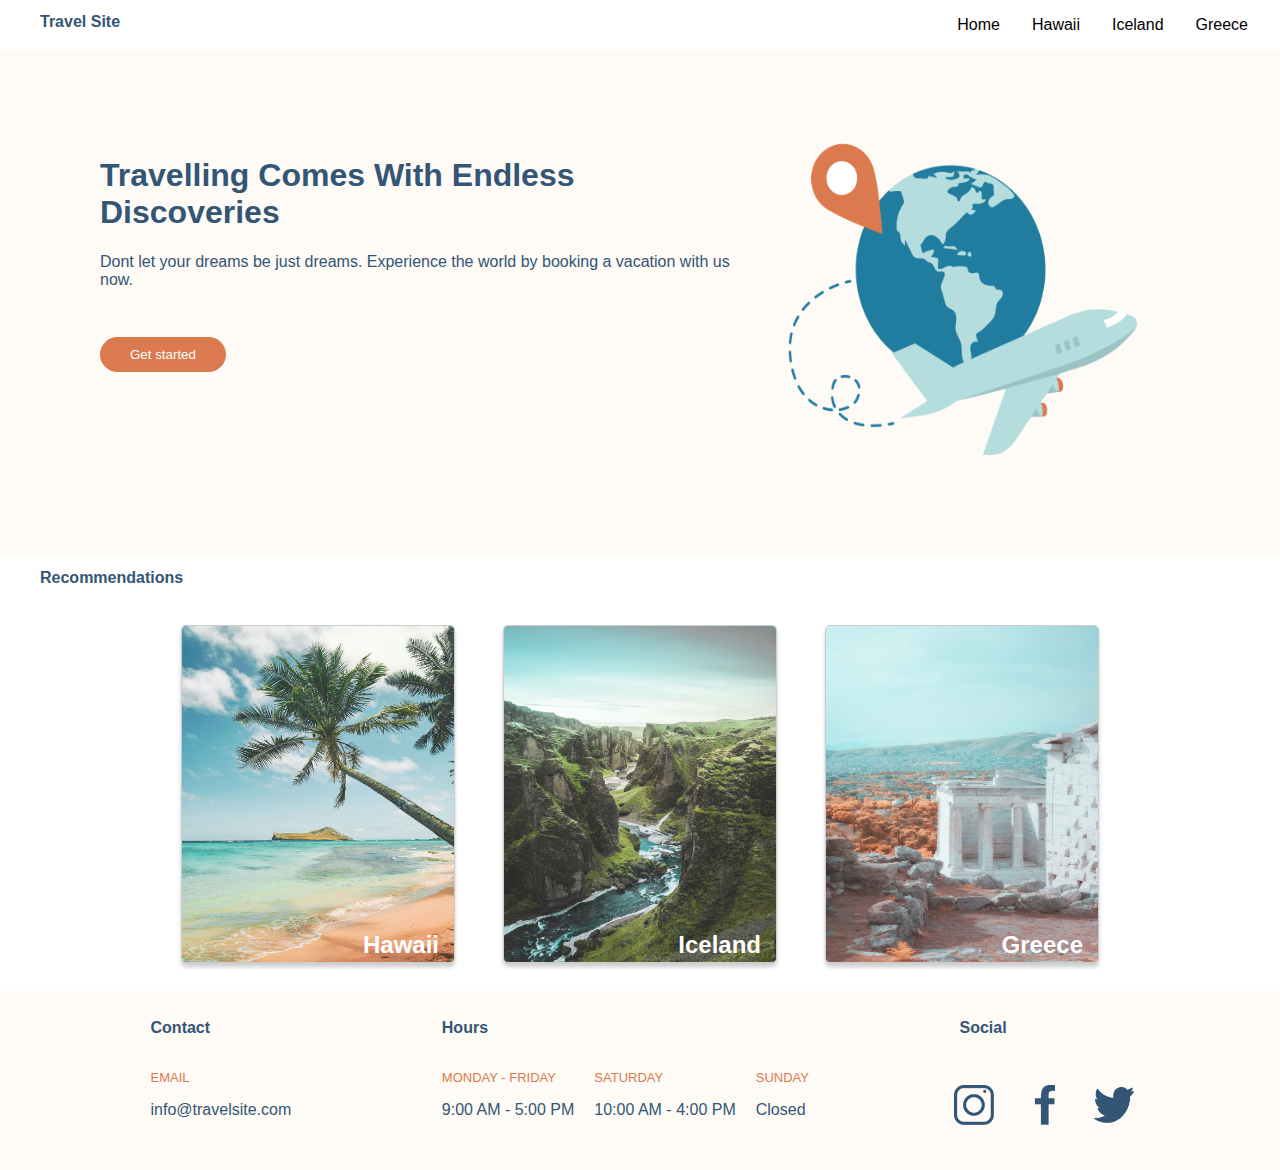
<file: index.html>
<!DOCTYPE html>
<html lang="en">

<head>
    <meta charset="UTF-8">
    <meta name="viewport" content="width=device-width, initial-scale=1.0">
    <link href="https://fonts.googleapis.com/css2?family=Open+Sans:ital,wght@0,300;0,400;0,600;0,700;1,400&display=swap"
        rel="stylesheet">
    <link rel="stylesheet" href="./css/global.css">
    <link rel="stylesheet" href="./css/main.css">
    <title>Travel Site - Home</title>
</head>

<body>
    <header>
        <nav class="main-nav">
            <a href="index.html">
                <h2 class="primary-heading">Travel Site</h2>
            </a>
            <ul class="main-nav__list">
                <li class="main-nav__item"><a href="index.html">Home</a></li>
                <li class="main-nav__item"><a href="pages/hawaii.html">Hawaii</a></li>
                <li class="main-nav__item"><a href="pages/iceland.html">Iceland</a></li>
                <li class="main-nav__item"><a href="pages/greece.html">Greece</a></li>
            </ul>
        </nav>
    </header>
    <main class="hero">
        <div class="hero__left">
            <h1 class="hero__heading">Travelling Comes With Endless Discoveries</h1>
            <p class="hero__copy">Dont let your dreams be just dreams. Experience the world by booking a vacation with
                us now.</p>
            <div><button class="hero__button" type="button">Get started</button></div>
        </div>
        <div class="hero__right">
            <img class="hero__img" src="./assets/images/hero.png" alt="a graphic of aeroplane travelling the globe">
        </div>
    </main>
    <section>
        <h2 class="primary-heading">Recommendations</h2>
        <div class="card__container">
            <section class="card__recommendations">
                <a href="pages/hawaii.html">
                    <img class="card" src="./assets/images/hawaii.jpg"
                        alt="a picture of hawaiian palm tree and beach">
                    <h2 class="card__title">Hawaii</h2>
                </a>
            </section>
            <section class="card__recommendations">
                <a href="pages/iceland.html">
                    <img class="card" src="./assets/images/iceland.jpg"
                        alt="a picture of an icelandic green valley and beach">
                    <h2 class="card__title">Iceland</h2>
                </a>
            </section>
            <section class="card__recommendations">
                <a href="pages/greece.html">
                    <img class="card" src="./assets/images/greece.jpg" alt="a picture of greece monument">
                    <h2 class="card__title">Greece</h2>
                </a>
            </section>
        </div>
    </section>
    <footer>
        <div>
            <h2 class="footer_heading">Contact</h2>
            <p class="footer_subheading">EMAIL</p>
            <p class="footer_copy">info@travelsite.com</p>
        </div>
        <div>
            <h2 class="footer_heading">Hours</h2>
            <div class="footer_wrapper">
                <div class="footer_container">
                    <p class="footer_subheading">MONDAY - FRIDAY</p>
                    <p class="footer_copy">9:00 AM - 5:00 PM</p>
                </div>
                <div class="footer_container">
                    <p class="footer_subheading">SATURDAY</p>
                    <p class="footer_copy">10:00 AM - 4:00 PM</p>
                </div>
                <div class="footer_container">
                    <p class="footer_subheading">SUNDAY</p>
                    <p class="footer_copy">Closed</p>
                </div>
            </div>
        </div>
        <div>
            <h2 class="footer_heading">Social</h2>
            <a href="http://instagram.com"><img class="footer_img" src="./assets/images/icon-instagram.png"
                    alt="instagram"></a><a href="http://facebook.com"><img class="footer_img"
                    src="./assets/images/icon-facebook.png" alt="facebook"></a><a href="http://twitter.com"><img
                    class="footer_img" src="./assets/images/icon-twitter.png" alt="twitter"></a>
        </div>
    </footer>
</body>

</html>
</file>
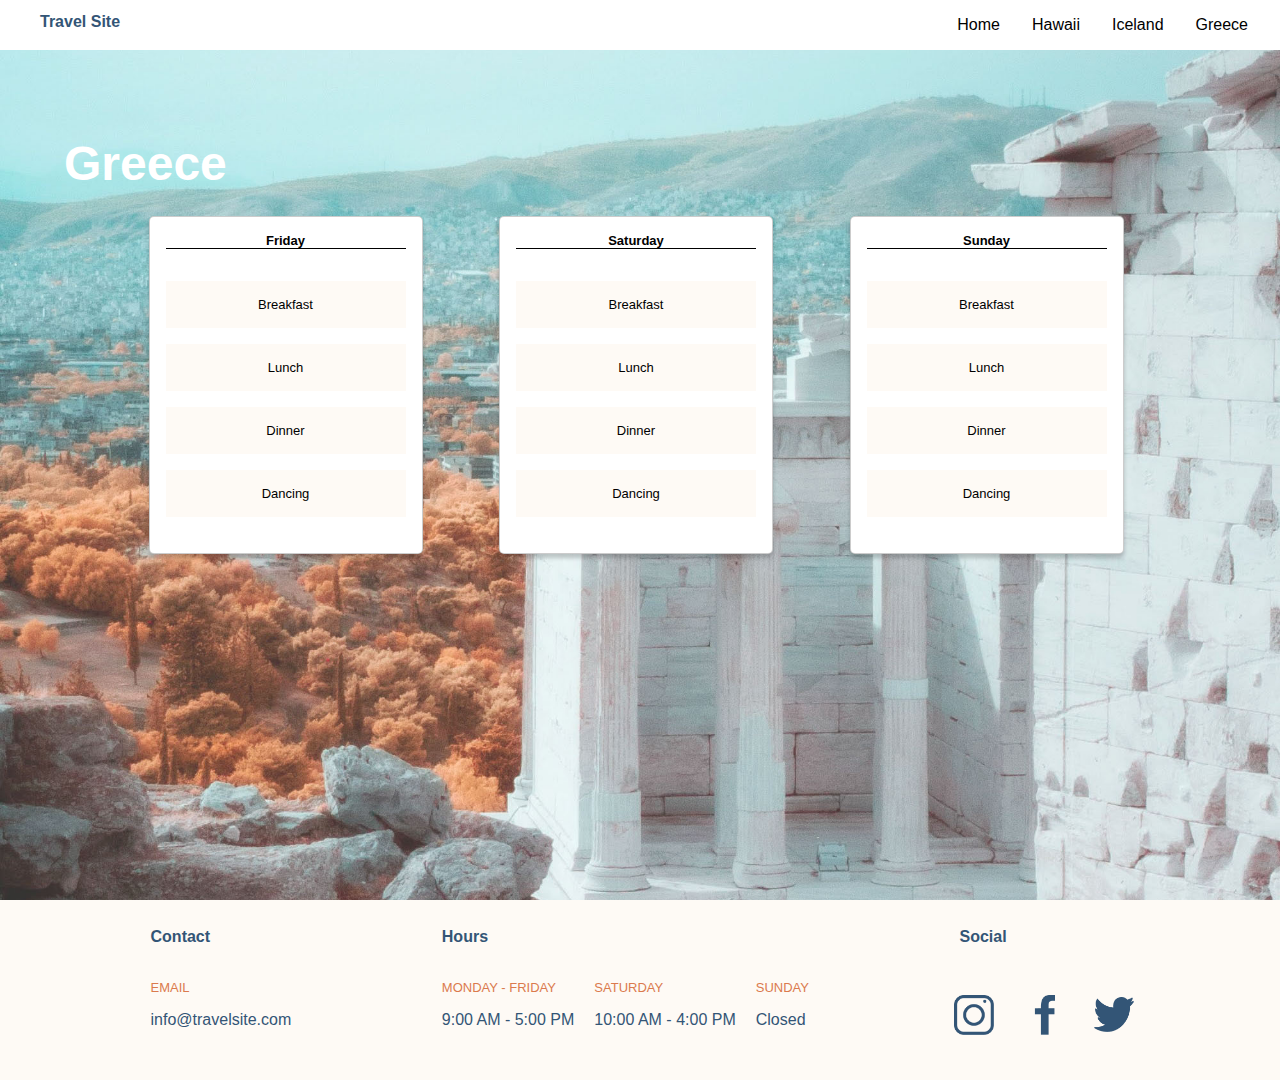
<file: pages/greece.html>
<!DOCTYPE html>
<html lang="en">

<head>
    <meta charset="UTF-8">
    <meta name="viewport" content="width=device-width, initial-scale=1.0">
    <link href="https://fonts.googleapis.com/css2?family=Open+Sans:ital,wght@0,300;0,400;0,600;0,700;1,400&display=swap"
        rel="stylesheet">
    <link rel="stylesheet" href="../css/global.css">
    <link rel="stylesheet" href="../css/main.css">
    <link rel="stylesheet" href="../css/destinations.css">
    <title>Greece</title>
</head>

<body>
    <header>
        <nav class="main-nav">
            <a href="../index.html">
                <h2 class="primary-heading">Travel Site</h2>
            </a>
            <ul class="main-nav__list">
                <li class="main-nav__item"><a href="../index.html">Home</a></li>
                <li class="main-nav__item"><a href="hawaii.html">Hawaii</a></li>
                <li class="main-nav__item"><a href="iceland.html">Iceland</a></li>
                <li class="main-nav__item"><a href="greece.html">Greece</a></li>
            </ul>
        </nav>
    </header>
    <main class="destination-page">
        <img class="destination-page__background" src="../assets/images/greece.jpg"
            alt="a picture of greece monument" />
        <h1 class="destination-page__title">Greece</h1>
        <div class="destination-page__itinerary">
            <div class="card">
                <h2 class="itinerary__card-title">Friday</h2>
                <ul>
                    <li class="itinerary-card__item">Breakfast</li>
                    <li class="itinerary-card__item">Lunch</li>
                    <li class="itinerary-card__item">Dinner</li>
                    <li class="itinerary-card__item">Dancing</li>
                </ul>
            </div>
            <div class="card">
                <h2 class="itinerary__card-title">Saturday</h2>
                <ul>
                    <li class="itinerary-card__item">Breakfast</li>
                    <li class="itinerary-card__item">Lunch</li>
                    <li class="itinerary-card__item">Dinner</li>
                    <li class="itinerary-card__item">Dancing</li>
                </ul>
            </div>
            <div class="card">
                <h2 class="itinerary__card-title">Sunday</h2>
                <ul>
                    <li class="itinerary-card__item">Breakfast</li>
                    <li class="itinerary-card__item">Lunch</li>
                    <li class="itinerary-card__item">Dinner</li>
                    <li class="itinerary-card__item">Dancing</li>
                </ul>
            </div>
        </div>
    </main>
    <footer>
        <div>
            <h2 class="footer_heading">Contact</h2>
            <p class="footer_subheading">EMAIL</p>
            <p class="footer_copy">info@travelsite.com</p>
        </div>
        <div>
            <h2 class="footer_heading">Hours</h2>
            <div class="footer_wrapper">
                <div class="footer_container">
                    <p class="footer_subheading">MONDAY - FRIDAY</p>
                    <p class="footer_copy">9:00 AM - 5:00 PM</p>
                </div>
                <div class="footer_container">
                    <p class="footer_subheading">SATURDAY</p>
                    <p class="footer_copy">10:00 AM - 4:00 PM</p>
                </div>
                <div class="footer_container">
                    <p class="footer_subheading">SUNDAY</p>
                    <p class="footer_copy">Closed</p>
                </div>
            </div>
        </div>
        <div>
            <h2 class="footer_heading">Social</h2>
            <a href="http://instagram.com"><img class="footer_img" src="../assets/images/icon-instagram.png"
                    alt="instagram"></a><a href="http://facebook.com"><img class="footer_img"
                    src="../assets/images/icon-facebook.png" alt="facebook"></a><a href="http://twitter.com"><img
                    class="footer_img" src="../assets/images/icon-twitter.png" alt="twitter"></a>
        </div>
    </footer>
</body>

</html>
</file>
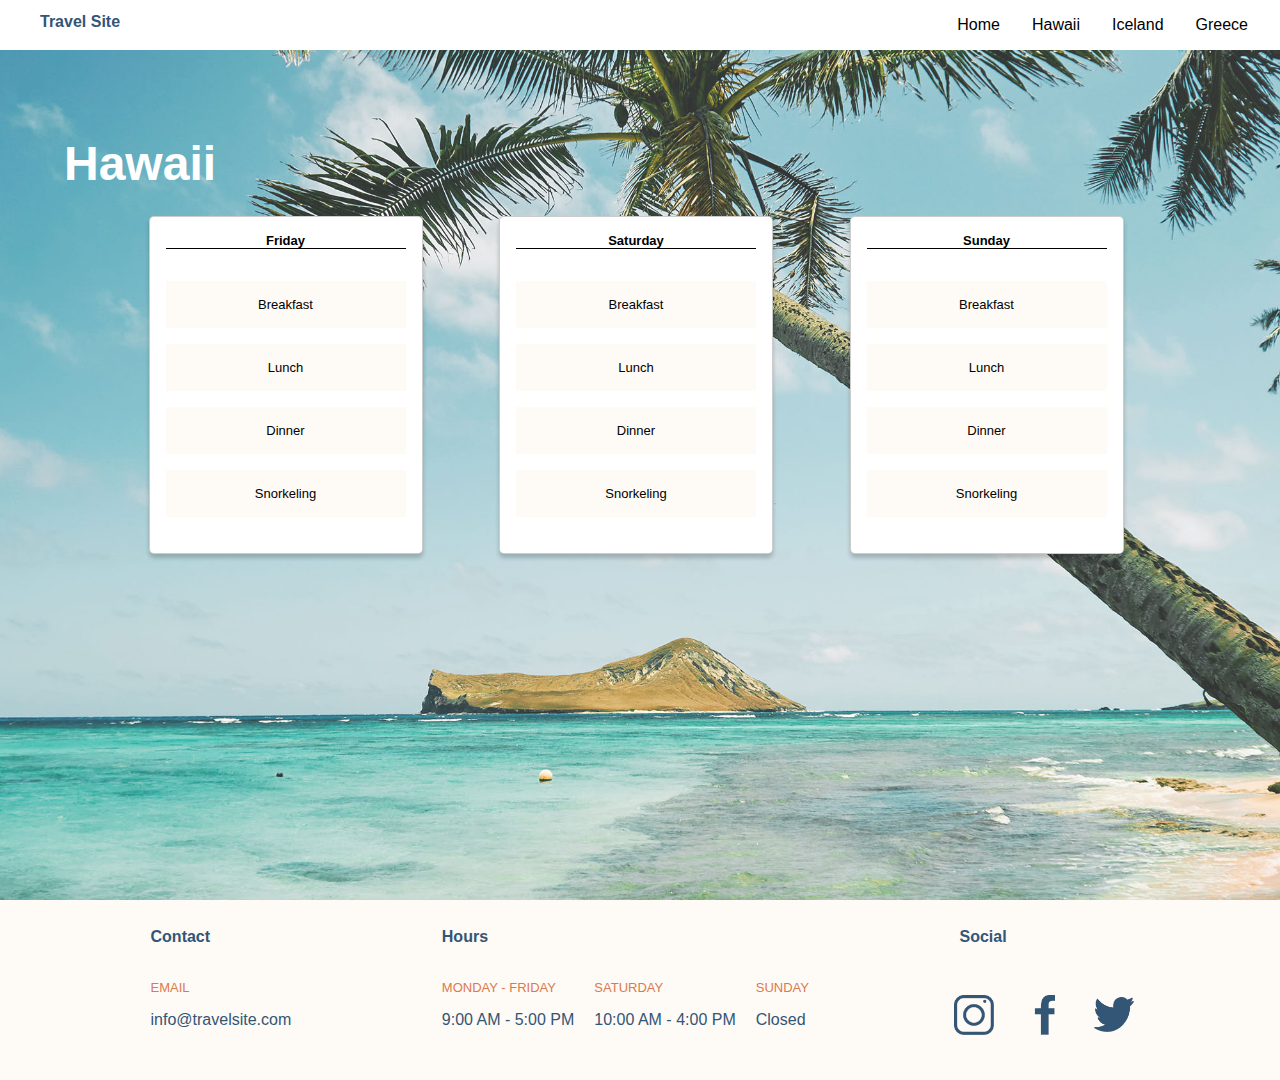
<file: pages/hawaii.html>
<!DOCTYPE html>
<html lang="en">

<head>
    <meta charset="UTF-8">
    <meta name="viewport" content="width=device-width, initial-scale=1.0">
    <link href="https://fonts.googleapis.com/css2?family=Open+Sans:ital,wght@0,300;0,400;0,600;0,700;1,400&display=swap"
        rel="stylesheet">
    <link rel="stylesheet" href="../css/global.css">
    <link rel="stylesheet" href="../css/main.css">
    <link rel="stylesheet" href="../css/destinations.css">
    <title>Hawaii</title>
</head>

<body>
    <header>
        <nav class="main-nav">
            <a href="../index.html">
                <h2 class="primary-heading">Travel Site</h2>
            </a>
            <ul class="main-nav__list">
                <li class="main-nav__item"><a href="../index.html">Home</a></li>
                <li class="main-nav__item"><a href="hawaii.html">Hawaii</a></li>
                <li class="main-nav__item"><a href="iceland.html">Iceland</a></li>
                <li class="main-nav__item"><a href="greece.html">Greece</a></li>
            </ul>
        </nav>
    </header>
    <main class="destination-page">
        <img class="destination-page__background" src="../assets/images/hawaii.jpg"
            alt="a picture of hawaiian palm tree and beach" />
        <h1 class="destination-page__title">Hawaii</h1>
        <div class="destination-page__itinerary">
            <div class="card">
                <h2 class="itinerary__card-title">Friday</h2>
                <ul>
                    <li class="itinerary-card__item">Breakfast</li>
                    <li class="itinerary-card__item">Lunch</li>
                    <li class="itinerary-card__item">Dinner</li>
                    <li class="itinerary-card__item">Snorkeling</li>
                </ul>
            </div>
            <div class="card">
                <h2 class="itinerary__card-title">Saturday</h2>
                <ul>
                    <li class="itinerary-card__item">Breakfast</li>
                    <li class="itinerary-card__item">Lunch</li>
                    <li class="itinerary-card__item">Dinner</li>
                    <li class="itinerary-card__item">Snorkeling</li>
                </ul>
            </div>
            <div class="card">
                <h2 class="itinerary__card-title">Sunday</h2>
                <ul>
                    <li class="itinerary-card__item">Breakfast</li>
                    <li class="itinerary-card__item">Lunch</li>
                    <li class="itinerary-card__item">Dinner</li>
                    <li class="itinerary-card__item">Snorkeling</li>
                </ul>
            </div>
        </div>
    </main>
    <footer>
        <div>
            <h2 class="footer_heading">Contact</h2>
            <p class="footer_subheading">EMAIL</p>
            <p class="footer_copy">info@travelsite.com</p>
        </div>
        <div>
            <h2 class="footer_heading">Hours</h2>
            <div class="footer_wrapper">
                <div class="footer_container">
                    <p class="footer_subheading">MONDAY - FRIDAY</p>
                    <p class="footer_copy">9:00 AM - 5:00 PM</p>
                </div>
                <div class="footer_container">
                    <p class="footer_subheading">SATURDAY</p>
                    <p class="footer_copy">10:00 AM - 4:00 PM</p>
                </div>
                <div class="footer_container">
                    <p class="footer_subheading">SUNDAY</p>
                    <p class="footer_copy">Closed</p>
                </div>
            </div>
        </div>
        <div>
            <h2 class="footer_heading">Social</h2>
            <a href="http://instagram.com"><img class="footer_img" src="../assets/images/icon-instagram.png"
                    alt="instagram"></a><a href="http://facebook.com"><img class="footer_img"
                    src="../assets/images/icon-facebook.png" alt="facebook"></a><a href="http://twitter.com"><img
                    class="footer_img" src="../assets/images/icon-twitter.png" alt="twitter"></a>
        </div>
    </footer>
</body>

</html>
</file>
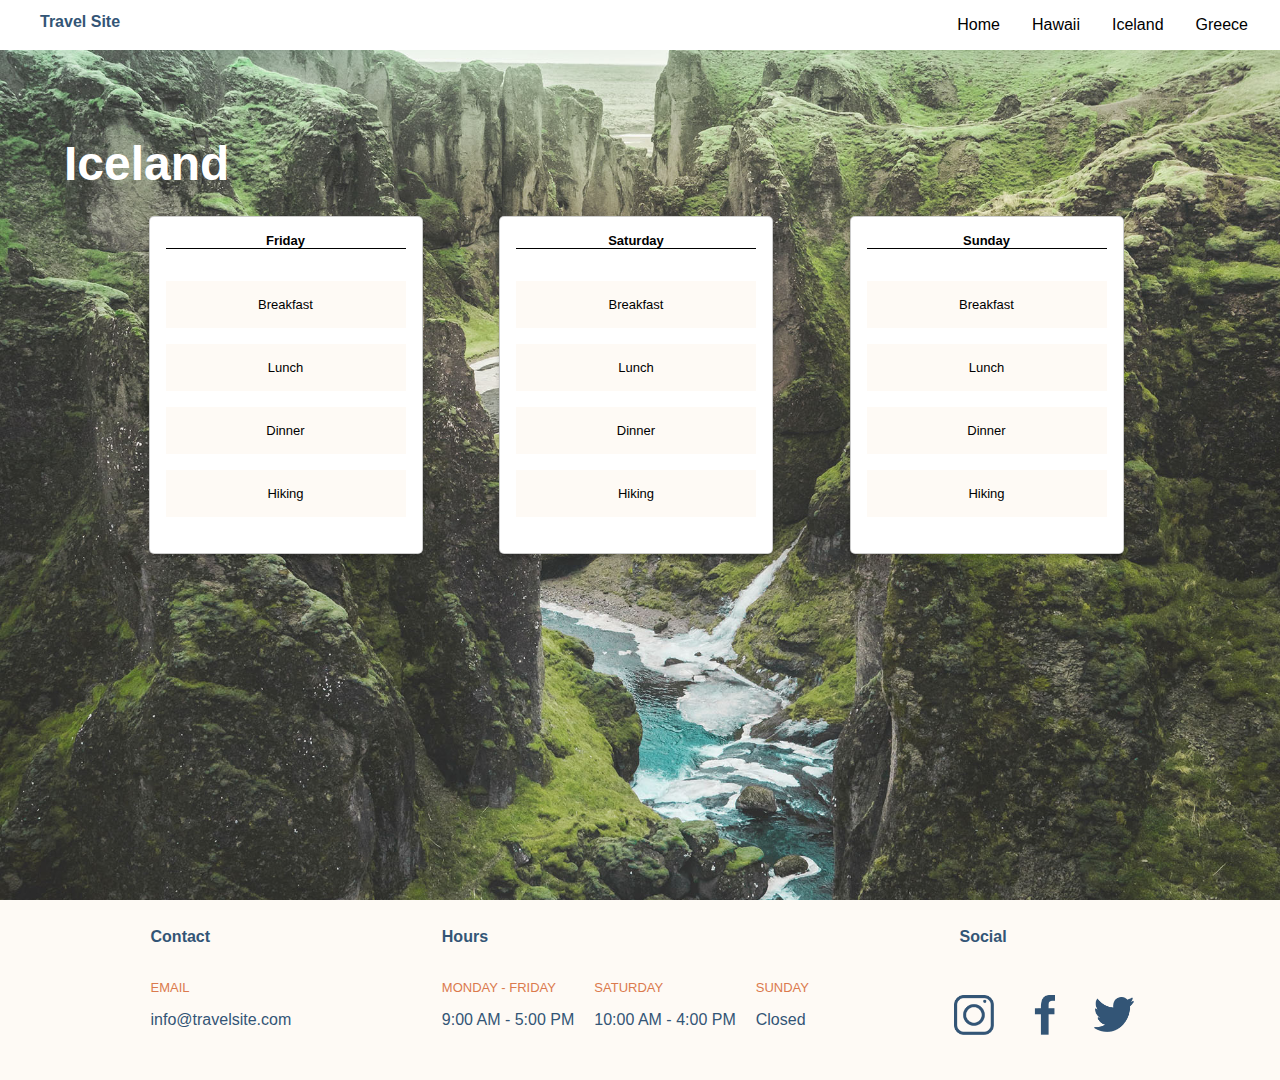
<file: pages/iceland.html>
<!DOCTYPE html>
<html lang="en">

<head>
    <meta charset="UTF-8">
    <meta name="viewport" content="width=device-width, initial-scale=1.0">
    <link href="https://fonts.googleapis.com/css2?family=Open+Sans:ital,wght@0,300;0,400;0,600;0,700;1,400&display=swap"
        rel="stylesheet">
    <link rel="stylesheet" href="../css/global.css">
    <link rel="stylesheet" href="../css/main.css">
    <link rel="stylesheet" href="../css/destinations.css">
    <title>Iceland</title>
</head>

<body>
    <header>
        <nav class="main-nav">
            <a href="../index.html">
                <h2 class="primary-heading">Travel Site</h2>
            </a>
            <ul class="main-nav__list">
                <li class="main-nav__item"><a href="../index.html">Home</a></li>
                <li class="main-nav__item"><a href="hawaii.html">Hawaii</a></li>
                <li class="main-nav__item"><a href="iceland.html">Iceland</a></li>
                <li class="main-nav__item"><a href="greece.html">Greece</a></li>
            </ul>
        </nav>
    </header>
    <main class="destination-page">
        <img class="destination-page__background" src="../assets/images/iceland.jpg"
            alt="a picture of an icelandic green valley and beach" />
        <h1 class="destination-page__title">Iceland</h1>
        <div class="destination-page__itinerary">
            <div class="card">
                <h2 class="itinerary__card-title">Friday</h2>
                <ul>
                    <li class="itinerary-card__item">Breakfast</li>
                    <li class="itinerary-card__item">Lunch</li>
                    <li class="itinerary-card__item">Dinner</li>
                    <li class="itinerary-card__item">Hiking</li>
                </ul>
            </div>
            <div class="card">
                <h2 class="itinerary__card-title">Saturday</h2>
                <ul>
                    <li class="itinerary-card__item">Breakfast</li>
                    <li class="itinerary-card__item">Lunch</li>
                    <li class="itinerary-card__item">Dinner</li>
                    <li class="itinerary-card__item">Hiking</li>
                </ul>
            </div>
            <div class="card">
                <h2 class="itinerary__card-title">Sunday</h2>
                <ul>
                    <li class="itinerary-card__item">Breakfast</li>
                    <li class="itinerary-card__item">Lunch</li>
                    <li class="itinerary-card__item">Dinner</li>
                    <li class="itinerary-card__item">Hiking</li>
                </ul>
            </div>
        </div>
    </main>
    <footer>
        <div>
            <h2 class="footer_heading">Contact</h2>
            <p class="footer_subheading">EMAIL</p>
            <p class="footer_copy">info@travelsite.com</p>
        </div>
        <div>
            <h2 class="footer_heading">Hours</h2>
            <div class="footer_wrapper">
                <div class="footer_container">
                    <p class="footer_subheading">MONDAY - FRIDAY</p>
                    <p class="footer_copy">9:00 AM - 5:00 PM</p>
                </div>
                <div class="footer_container">
                    <p class="footer_subheading">SATURDAY</p>
                    <p class="footer_copy">10:00 AM - 4:00 PM</p>
                </div>
                <div class="footer_container">
                    <p class="footer_subheading">SUNDAY</p>
                    <p class="footer_copy">Closed</p>
                </div>
            </div>
        </div>
        <div>
            <h2 class="footer_heading">Social</h2>
            <a href="http://instagram.com"><img class="footer_img" src="../assets/images/icon-instagram.png"
                    alt="instagram"></a><a href="http://facebook.com"><img class="footer_img"
                    src="../assets/images/icon-facebook.png" alt="facebook"></a><a href="http://twitter.com"><img
                    class="footer_img" src="../assets/images/icon-twitter.png" alt="twitter"></a>
        </div>
    </footer>
</body>

</html>
</file>
<file: css/global.css>
body {
font-family: Verdana, Geneva, Tahoma, sans-serif;
font-weight: 400;
margin: 0;
}

a {
text-decoration: none;
color: #000000;
}

ul {
list-style-type: none;
padding: 0px;
}

.main-nav {
display:flex;
flex-direction: row;
width: 100%;
justify-content: space-between;
position: fixed;
background-color: #FFFFFF;
z-index: 1;
}

.primary-heading {
color: #335576;
margin-left: 40px;
font-size: medium;
}

.main-nav__item:hover {
border-bottom: 5px solid #DB7A4E;
padding-bottom: 10px;
}

.main-nav__item--underlined {
border-bottom: 5px solid #DB7A4E;
}

.main-nav__list {
display: flex;
align-items: center;
justify-content: flex-end;
}

.main-nav__item {
margin-right: 2rem;
display: flex;
}

footer {
background-color: #FEFAF5;
display: flex;
width: 100%;
justify-content: space-evenly;
padding: 15px 0px;
}

.footer_heading, .footer_copy {
color: #335576;
margin-left: 20px;
font-size: medium;
padding-bottom: 20px;
}

.footer_subheading {
color: #DB7A4E;
margin-left: 20px;
margin-top: 0px;
margin-bottom: 0px;
font-size: small;
}

.footer_container {
display: flex;
flex-direction: column;
}

.footer_wrapper {
display: flex;
}

.footer_img {
width: 2.5rem;
margin: 0px 15px;
height: 2.5rem;
padding-top: 15px;
object-fit: contain;
}
</file>
<file: css/main.css>
a {
text-decoration: none;
}

.hero {
background-color: #FEFAF5;
display: flex;
justify-content: space-between;
align-content: center;
padding: 8.5rem 6.25rem 6rem 6.25rem;
}

.hero__left {
width: 60%;
}
  
.hero__right {
width: 40%;
}

.hero__heading {
color:#335576;
text-align: left;
display: flex;
}

.hero__copy {
color:#335576;
text-align: left;
margin-bottom: 3rem;
}

.hero__button {
background-color: #DB7A4E;
color: #FFFFFF;
border: none;
border-radius: 20px;
padding: 10px 30px;
margin-left: 20px 0px;
}

.hero__img {
min-width: 20.6rem;
max-width: 21.8rem;
min-height: 20rem;
max-height: 22rem;
padding-left: 2.5rem;
}

.card__container {
display: flex; 
justify-content: center;
}

.card__heading {
padding-top : 25px;
color: #335576;
margin-left: 40px;
font-size: medium;
}

.card__recommendations {
position: relative;
}

.card {
width: 17rem;
height: 21rem;
margin: 1.5rem;
border: 1px solid rgba(0,0,0,0.2);
border-radius: 5px;
box-shadow: 0px 4px 4px rgba(0,0,0,0.2);
background-color: #FFFFFF;
} 

.card__title {
color: #FFFFFF;
position: absolute;
margin: 0;
bottom: 2rem;
right: 2.5rem;
}
</file>
<file: css/destinations.css>
.destination-page__background {
display: block;
width: 100%;
height:100%;
object-fit: cover;
object-position: left;
}

.destination-page {
overflow: hidden;
height: 100vh;
}

.destination-page__title {
color: #FFFFFF;
font-size:xxx-large;
position: absolute;
margin: 0;
top: 8.5rem;
left: 4rem;
}

.destination-page__itinerary {
display: flex;
justify-content: space-evenly;
position: absolute;
top: 12rem;
right: 0.5rem;
left: 0;
padding: 0 6rem;
}

.itinerary__card-title {
border-bottom: 1px solid #000000;
text-align: center;
margin: 1rem 1rem 2rem 1rem;
font-size: small;
}

.itinerary-card__item {
background-color: #FEFAF5;
text-align: center;
padding: 1rem;
margin: 1rem;
font-size: small;
}
</file>
